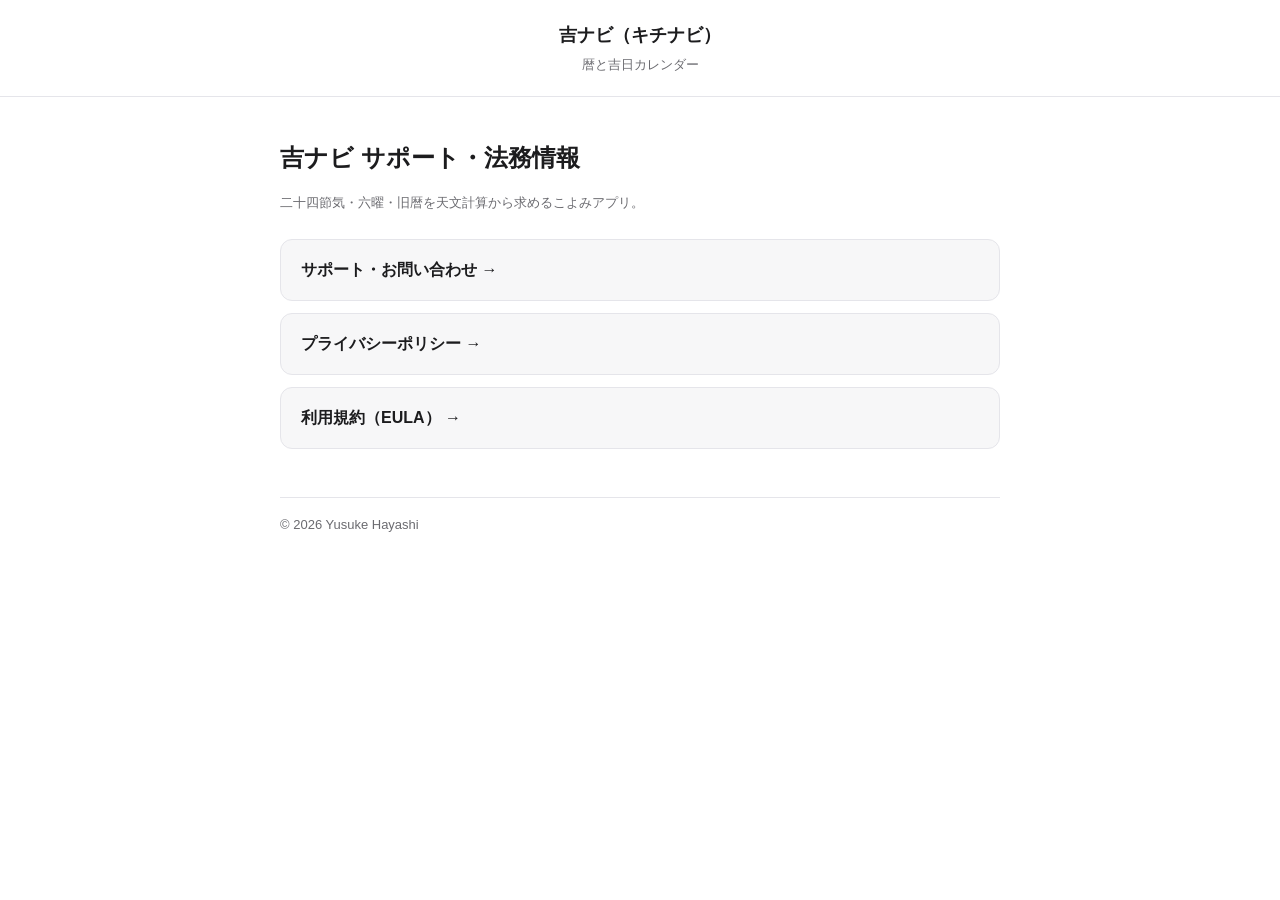
<file: index.html>
<!doctype html>
<html lang="ja">
<head>
<meta charset="utf-8">
<meta name="viewport" content="width=device-width, initial-scale=1">
<title>吉ナビ（キチナビ）</title>
<link rel="stylesheet" href="style.css">
</head>
<body>
<header class="site"><a href="index.html">吉ナビ（キチナビ）<span class="tag">暦と吉日カレンダー</span></a></header>
<div class="wrap">
  <h1>吉ナビ サポート・法務情報</h1>
  <p class="updated">二十四節気・六曜・旧暦を天文計算から求めるこよみアプリ。</p>
  <ul class="home-links">
    <li><a href="support.html">サポート・お問い合わせ →</a></li>
    <li><a href="privacy.html">プライバシーポリシー →</a></li>
    <li><a href="terms.html">利用規約（EULA） →</a></li>
  </ul>
  <footer>© 2026 Yusuke Hayashi</footer>
</div>
</body>
</html>
</file>
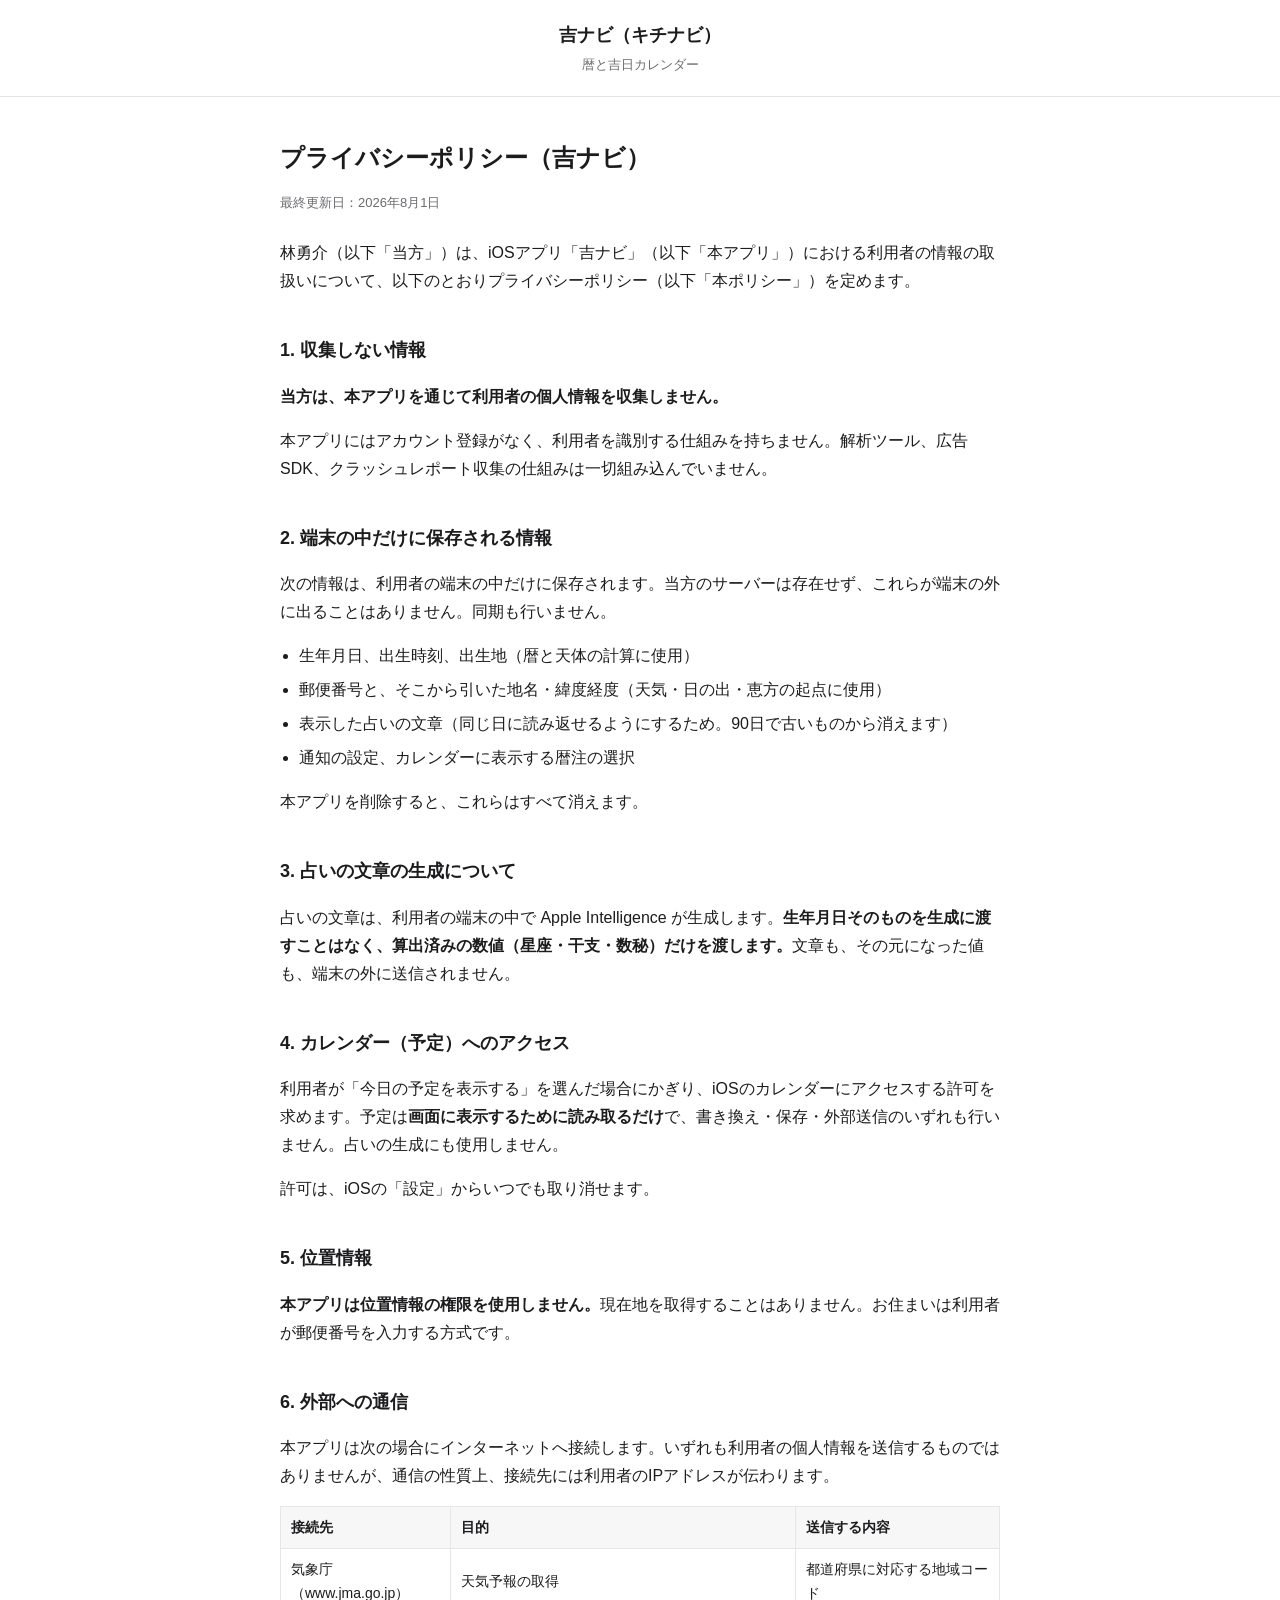
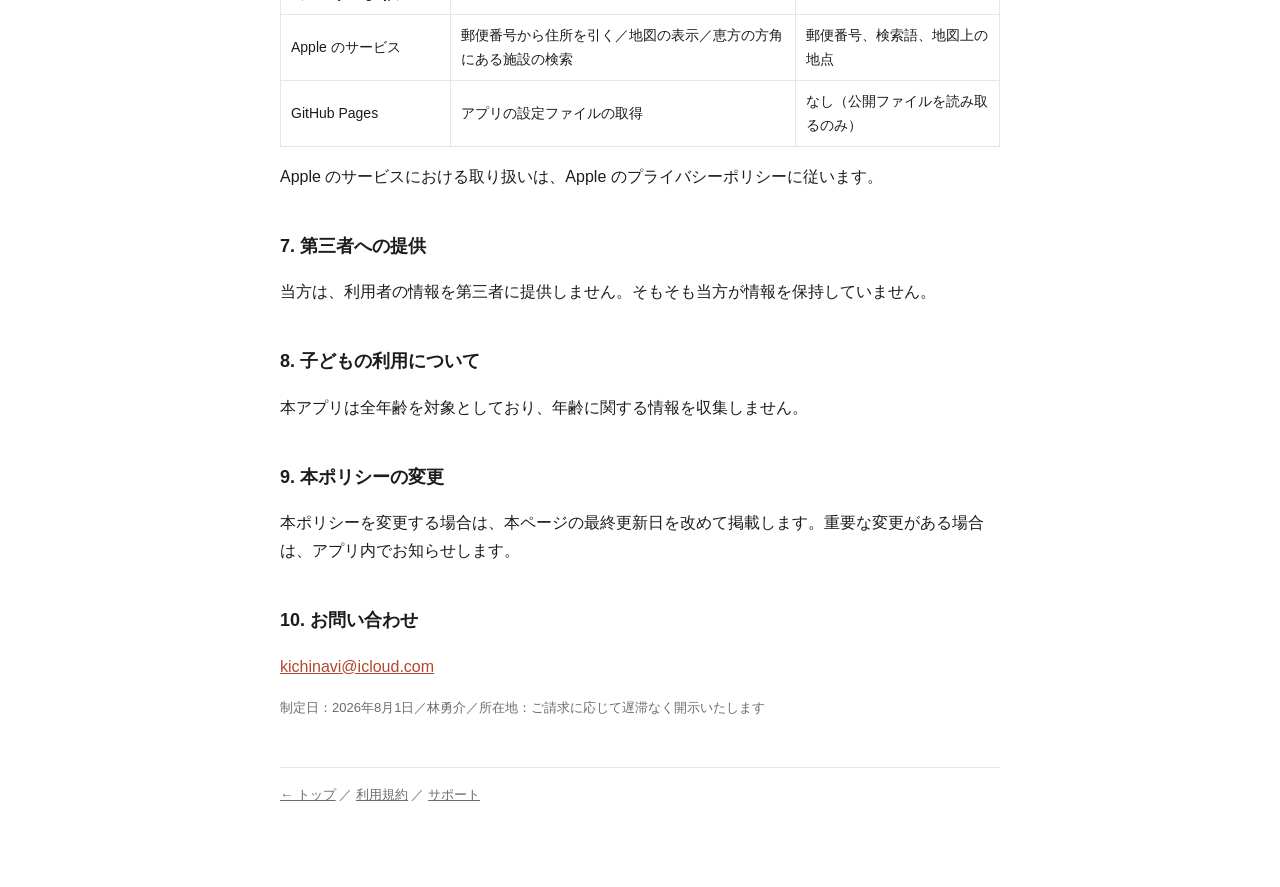
<file: privacy.html>
<!doctype html>
<html lang="ja">
<head>
<meta charset="utf-8">
<meta name="viewport" content="width=device-width, initial-scale=1">
<title>プライバシーポリシー｜吉ナビ</title>
<link rel="stylesheet" href="style.css">
</head>
<body>
<header class="site"><a href="index.html">吉ナビ（キチナビ）<span class="tag">暦と吉日カレンダー</span></a></header>
<div class="wrap">
  <h1>プライバシーポリシー（吉ナビ）</h1>
  <p class="updated">最終更新日：2026年8月1日</p>

  <p>林勇介（以下「当方」）は、iOSアプリ「吉ナビ」（以下「本アプリ」）における利用者の情報の取扱いについて、以下のとおりプライバシーポリシー（以下「本ポリシー」）を定めます。</p>

  <h2>1. 収集しない情報</h2>
  <p><strong>当方は、本アプリを通じて利用者の個人情報を収集しません。</strong></p>
  <p>本アプリにはアカウント登録がなく、利用者を識別する仕組みを持ちません。解析ツール、広告SDK、クラッシュレポート収集の仕組みは一切組み込んでいません。</p>

  <h2>2. 端末の中だけに保存される情報</h2>
  <p>次の情報は、利用者の端末の中だけに保存されます。当方のサーバーは存在せず、これらが端末の外に出ることはありません。同期も行いません。</p>
  <ul>
    <li>生年月日、出生時刻、出生地（暦と天体の計算に使用）</li>
    <li>郵便番号と、そこから引いた地名・緯度経度（天気・日の出・恵方の起点に使用）</li>
    <li>表示した占いの文章（同じ日に読み返せるようにするため。90日で古いものから消えます）</li>
    <li>通知の設定、カレンダーに表示する暦注の選択</li>
  </ul>
  <p>本アプリを削除すると、これらはすべて消えます。</p>

  <h2>3. 占いの文章の生成について</h2>
  <p>占いの文章は、利用者の端末の中で Apple Intelligence が生成します。<strong>生年月日そのものを生成に渡すことはなく、算出済みの数値（星座・干支・数秘）だけを渡します。</strong>文章も、その元になった値も、端末の外に送信されません。</p>

  <h2>4. カレンダー（予定）へのアクセス</h2>
  <p>利用者が「今日の予定を表示する」を選んだ場合にかぎり、iOSのカレンダーにアクセスする許可を求めます。予定は<strong>画面に表示するために読み取るだけ</strong>で、書き換え・保存・外部送信のいずれも行いません。占いの生成にも使用しません。</p>
  <p>許可は、iOSの「設定」からいつでも取り消せます。</p>

  <h2>5. 位置情報</h2>
  <p><strong>本アプリは位置情報の権限を使用しません。</strong>現在地を取得することはありません。お住まいは利用者が郵便番号を入力する方式です。</p>

  <h2>6. 外部への通信</h2>
  <p>本アプリは次の場合にインターネットへ接続します。いずれも利用者の個人情報を送信するものではありませんが、通信の性質上、接続先には利用者のIPアドレスが伝わります。</p>
  <table>
    <tr><th>接続先</th><th>目的</th><th>送信する内容</th></tr>
    <tr><td>気象庁（www.jma.go.jp）</td><td>天気予報の取得</td><td>都道府県に対応する地域コード</td></tr>
    <tr><td>Apple のサービス</td><td>郵便番号から住所を引く／地図の表示／恵方の方角にある施設の検索</td><td>郵便番号、検索語、地図上の地点</td></tr>
    <tr><td>GitHub Pages</td><td>アプリの設定ファイルの取得</td><td>なし（公開ファイルを読み取るのみ）</td></tr>
  </table>
  <p>Apple のサービスにおける取り扱いは、Apple のプライバシーポリシーに従います。</p>

  <h2>7. 第三者への提供</h2>
  <p>当方は、利用者の情報を第三者に提供しません。そもそも当方が情報を保持していません。</p>

  <h2>8. 子どもの利用について</h2>
  <p>本アプリは全年齢を対象としており、年齢に関する情報を収集しません。</p>

  <h2>9. 本ポリシーの変更</h2>
  <p>本ポリシーを変更する場合は、本ページの最終更新日を改めて掲載します。重要な変更がある場合は、アプリ内でお知らせします。</p>

  <h2>10. お問い合わせ</h2>
  <p><a href="mailto:kichinavi@icloud.com">kichinavi@icloud.com</a></p>

  <p class="updated">制定日：2026年8月1日／林勇介／所在地：ご請求に応じて遅滞なく開示いたします</p>

  <footer><a href="index.html">← トップ</a> ／ <a href="terms.html">利用規約</a> ／ <a href="support.html">サポート</a></footer>
</div>
</body>
</html>
</file>
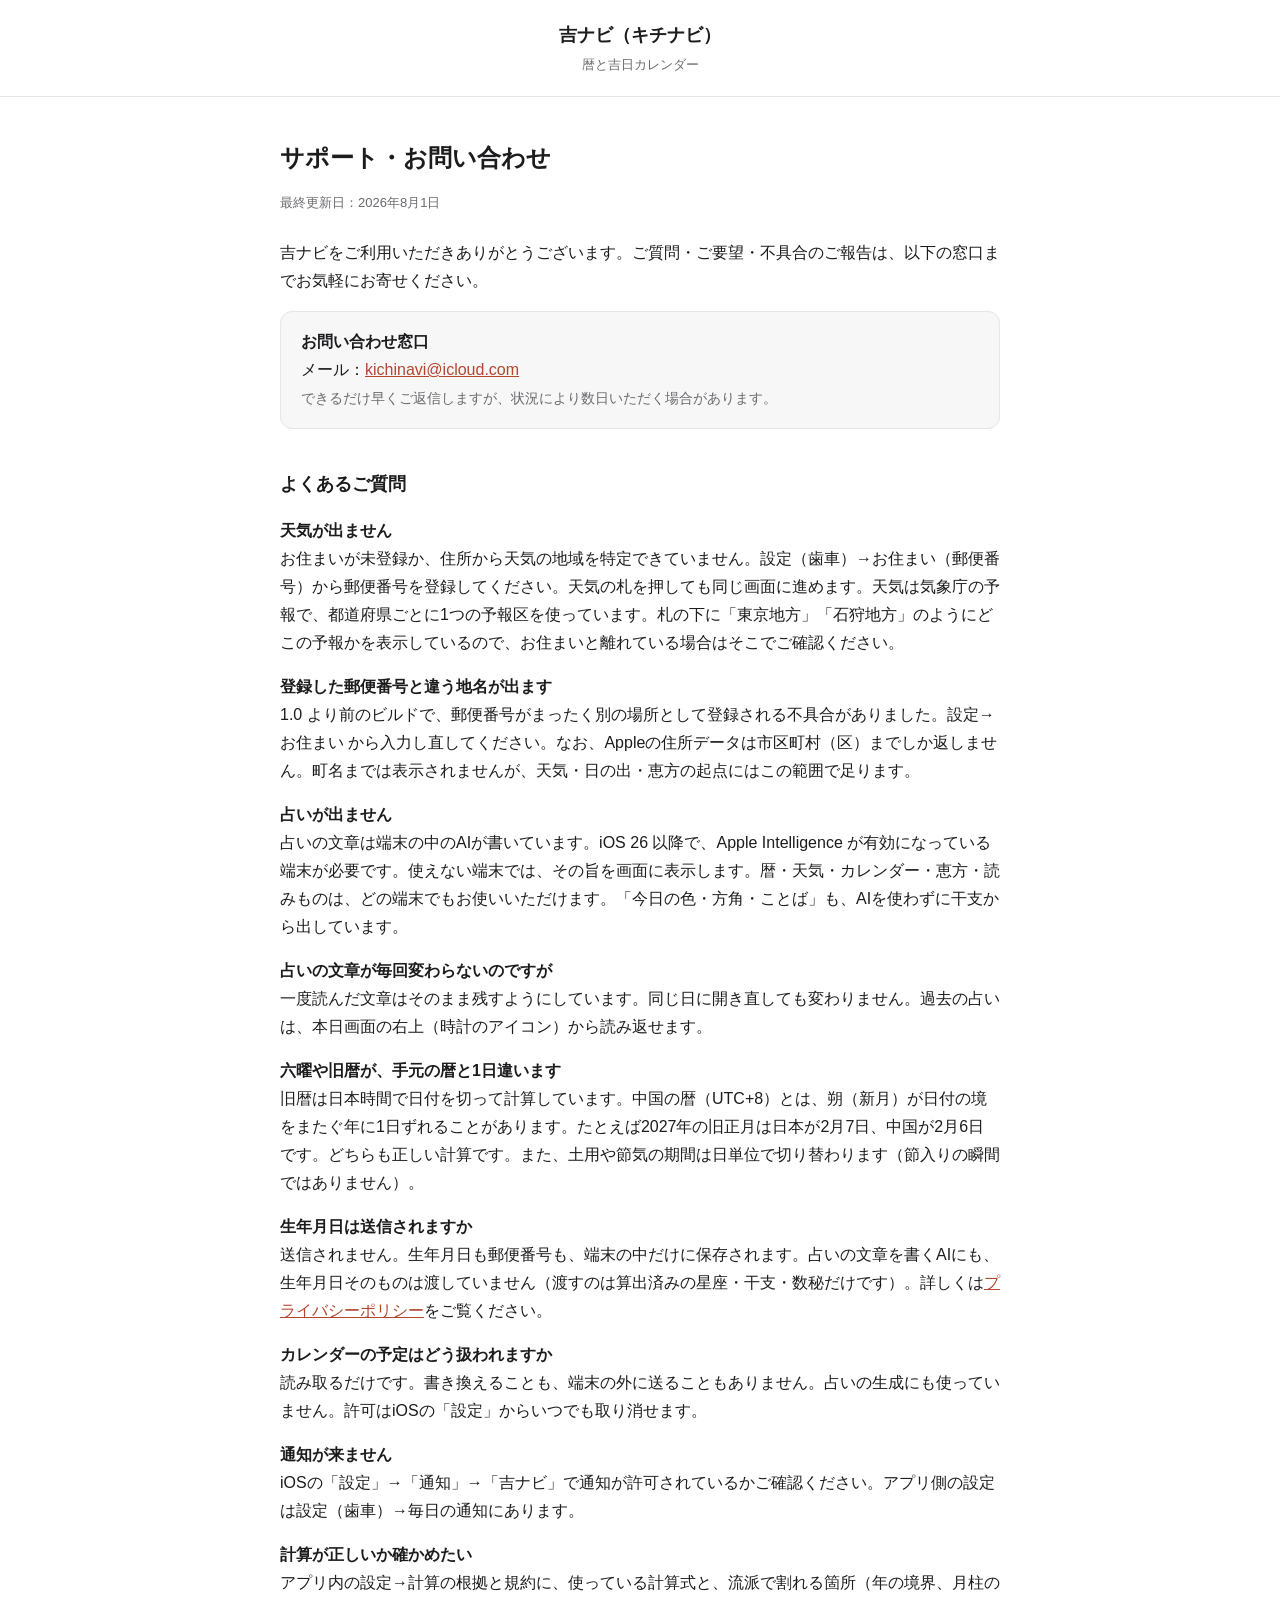
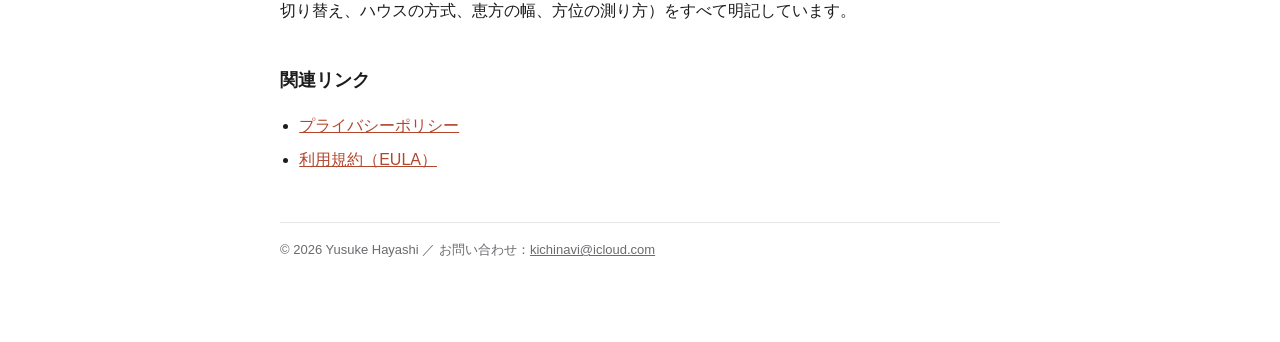
<file: support.html>
<!doctype html>
<html lang="ja">
<head>
<meta charset="utf-8">
<meta name="viewport" content="width=device-width, initial-scale=1">
<title>サポート・お問い合わせ｜吉ナビ</title>
<link rel="stylesheet" href="style.css">
</head>
<body>
<header class="site"><a href="index.html">吉ナビ（キチナビ）<span class="tag">暦と吉日カレンダー</span></a></header>
<div class="wrap">
  <h1>サポート・お問い合わせ</h1>
  <p class="updated">最終更新日：2026年8月1日</p>

  <p>吉ナビをご利用いただきありがとうございます。ご質問・ご要望・不具合のご報告は、以下の窓口までお気軽にお寄せください。</p>

  <div class="card">
    <strong>お問い合わせ窓口</strong><br>
    メール：<a href="mailto:kichinavi@icloud.com">kichinavi@icloud.com</a><br>
    <span style="color:var(--muted);font-size:14px;">できるだけ早くご返信しますが、状況により数日いただく場合があります。</span>
  </div>

  <h2>よくあるご質問</h2>

  <p><strong>天気が出ません</strong><br>
  お住まいが未登録か、住所から天気の地域を特定できていません。設定（歯車）→お住まい（郵便番号）から郵便番号を登録してください。天気の札を押しても同じ画面に進めます。天気は気象庁の予報で、都道府県ごとに1つの予報区を使っています。札の下に「東京地方」「石狩地方」のようにどこの予報かを表示しているので、お住まいと離れている場合はそこでご確認ください。</p>

  <p><strong>登録した郵便番号と違う地名が出ます</strong><br>
  1.0 より前のビルドで、郵便番号がまったく別の場所として登録される不具合がありました。設定→お住まい から入力し直してください。なお、Appleの住所データは市区町村（区）までしか返しません。町名までは表示されませんが、天気・日の出・恵方の起点にはこの範囲で足ります。</p>

  <p><strong>占いが出ません</strong><br>
  占いの文章は端末の中のAIが書いています。iOS 26 以降で、Apple Intelligence が有効になっている端末が必要です。使えない端末では、その旨を画面に表示します。暦・天気・カレンダー・恵方・読みものは、どの端末でもお使いいただけます。「今日の色・方角・ことば」も、AIを使わずに干支から出しています。</p>

  <p><strong>占いの文章が毎回変わらないのですが</strong><br>
  一度読んだ文章はそのまま残すようにしています。同じ日に開き直しても変わりません。過去の占いは、本日画面の右上（時計のアイコン）から読み返せます。</p>

  <p><strong>六曜や旧暦が、手元の暦と1日違います</strong><br>
  旧暦は日本時間で日付を切って計算しています。中国の暦（UTC+8）とは、朔（新月）が日付の境をまたぐ年に1日ずれることがあります。たとえば2027年の旧正月は日本が2月7日、中国が2月6日です。どちらも正しい計算です。また、土用や節気の期間は日単位で切り替わります（節入りの瞬間ではありません）。</p>

  <p><strong>生年月日は送信されますか</strong><br>
  送信されません。生年月日も郵便番号も、端末の中だけに保存されます。占いの文章を書くAIにも、生年月日そのものは渡していません（渡すのは算出済みの星座・干支・数秘だけです）。詳しくは<a href="privacy.html">プライバシーポリシー</a>をご覧ください。</p>

  <p><strong>カレンダーの予定はどう扱われますか</strong><br>
  読み取るだけです。書き換えることも、端末の外に送ることもありません。占いの生成にも使っていません。許可はiOSの「設定」からいつでも取り消せます。</p>

  <p><strong>通知が来ません</strong><br>
  iOSの「設定」→「通知」→「吉ナビ」で通知が許可されているかご確認ください。アプリ側の設定は設定（歯車）→毎日の通知にあります。</p>

  <p><strong>計算が正しいか確かめたい</strong><br>
  アプリ内の設定→計算の根拠と規約に、使っている計算式と、流派で割れる箇所（年の境界、月柱の切り替え、ハウスの方式、恵方の幅、方位の測り方）をすべて明記しています。</p>

  <h2>関連リンク</h2>
  <ul>
    <li><a href="privacy.html">プライバシーポリシー</a></li>
    <li><a href="terms.html">利用規約（EULA）</a></li>
  </ul>

  <footer>© 2026 Yusuke Hayashi ／ お問い合わせ：<a href="mailto:kichinavi@icloud.com">kichinavi@icloud.com</a></footer>
</div>
</body>
</html>
</file>
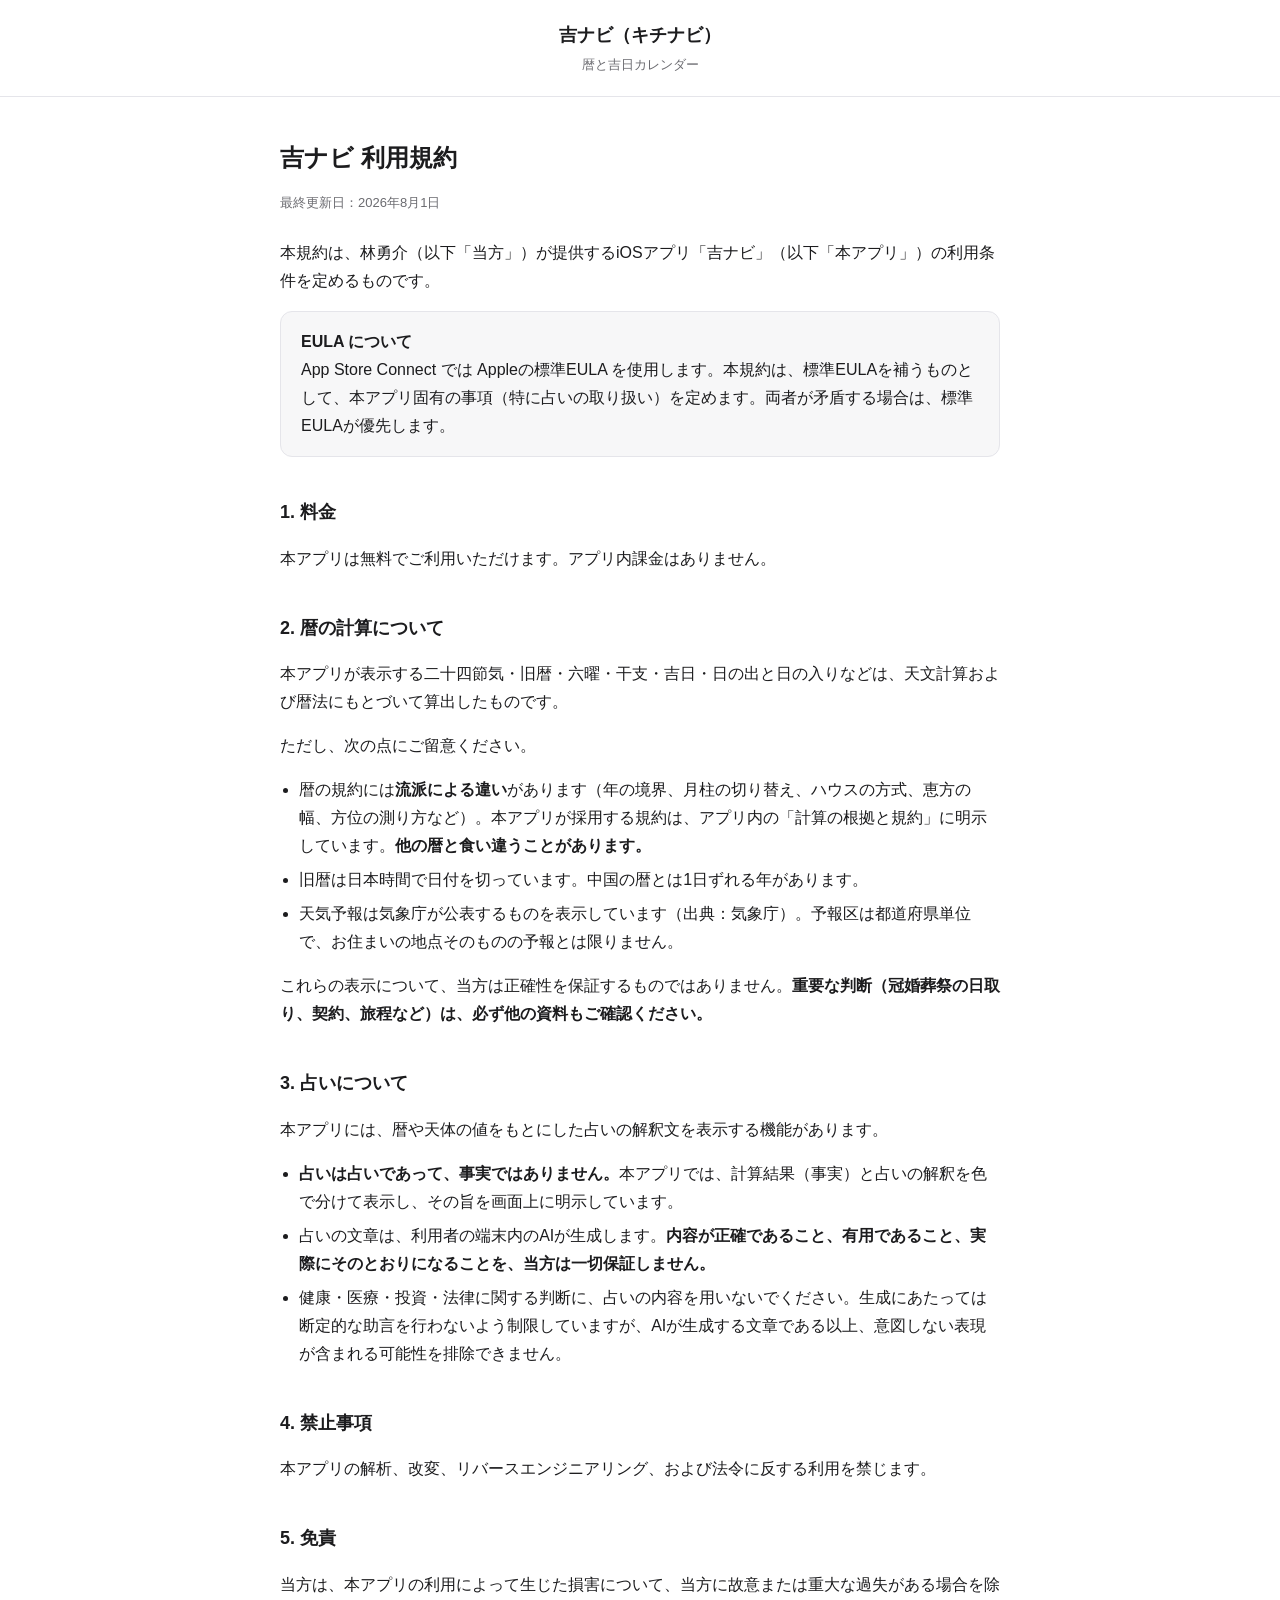
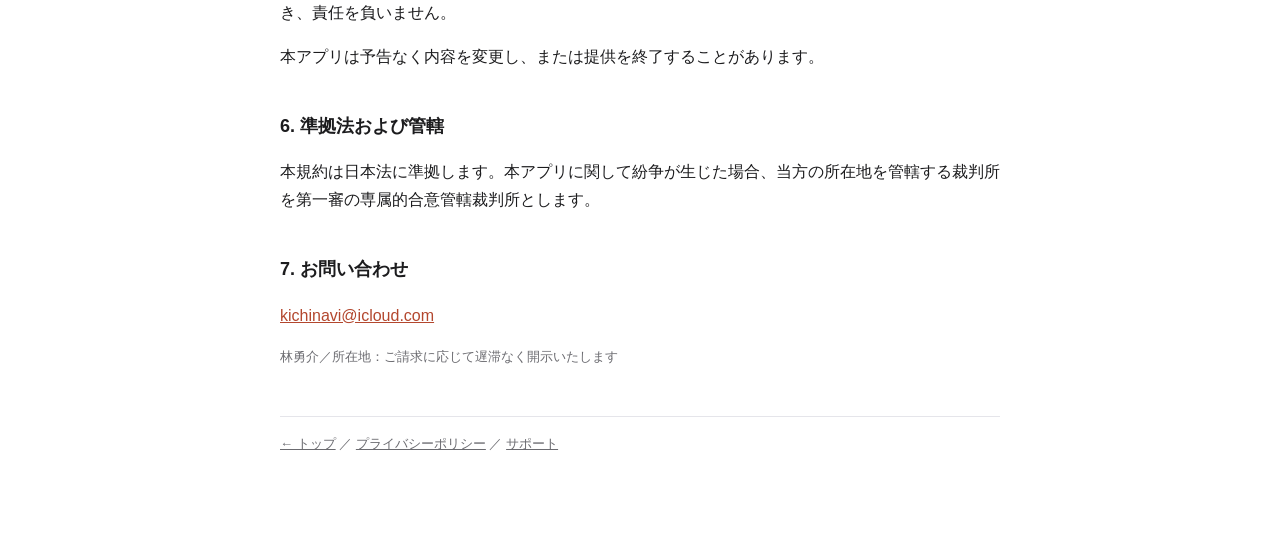
<file: terms.html>
<!doctype html>
<html lang="ja">
<head>
<meta charset="utf-8">
<meta name="viewport" content="width=device-width, initial-scale=1">
<title>利用規約（EULA）｜吉ナビ</title>
<link rel="stylesheet" href="style.css">
</head>
<body>
<header class="site"><a href="index.html">吉ナビ（キチナビ）<span class="tag">暦と吉日カレンダー</span></a></header>
<div class="wrap">
  <h1>吉ナビ 利用規約</h1>
  <p class="updated">最終更新日：2026年8月1日</p>

  <p>本規約は、林勇介（以下「当方」）が提供するiOSアプリ「吉ナビ」（以下「本アプリ」）の利用条件を定めるものです。</p>

  <div class="card">
    <strong>EULA について</strong><br>
    App Store Connect では Appleの標準EULA を使用します。本規約は、標準EULAを補うものとして、本アプリ固有の事項（特に占いの取り扱い）を定めます。両者が矛盾する場合は、標準EULAが優先します。
  </div>

  <h2>1. 料金</h2>
  <p>本アプリは無料でご利用いただけます。アプリ内課金はありません。</p>

  <h2>2. 暦の計算について</h2>
  <p>本アプリが表示する二十四節気・旧暦・六曜・干支・吉日・日の出と日の入りなどは、天文計算および暦法にもとづいて算出したものです。</p>
  <p>ただし、次の点にご留意ください。</p>
  <ul>
    <li>暦の規約には<strong>流派による違い</strong>があります（年の境界、月柱の切り替え、ハウスの方式、恵方の幅、方位の測り方など）。本アプリが採用する規約は、アプリ内の「計算の根拠と規約」に明示しています。<strong>他の暦と食い違うことがあります。</strong></li>
    <li>旧暦は日本時間で日付を切っています。中国の暦とは1日ずれる年があります。</li>
    <li>天気予報は気象庁が公表するものを表示しています（出典：気象庁）。予報区は都道府県単位で、お住まいの地点そのものの予報とは限りません。</li>
  </ul>
  <p>これらの表示について、当方は正確性を保証するものではありません。<strong>重要な判断（冠婚葬祭の日取り、契約、旅程など）は、必ず他の資料もご確認ください。</strong></p>

  <h2>3. 占いについて</h2>
  <p>本アプリには、暦や天体の値をもとにした占いの解釈文を表示する機能があります。</p>
  <ul>
    <li><strong>占いは占いであって、事実ではありません。</strong>本アプリでは、計算結果（事実）と占いの解釈を色で分けて表示し、その旨を画面上に明示しています。</li>
    <li>占いの文章は、利用者の端末内のAIが生成します。<strong>内容が正確であること、有用であること、実際にそのとおりになることを、当方は一切保証しません。</strong></li>
    <li>健康・医療・投資・法律に関する判断に、占いの内容を用いないでください。生成にあたっては断定的な助言を行わないよう制限していますが、AIが生成する文章である以上、意図しない表現が含まれる可能性を排除できません。</li>
  </ul>

  <h2>4. 禁止事項</h2>
  <p>本アプリの解析、改変、リバースエンジニアリング、および法令に反する利用を禁じます。</p>

  <h2>5. 免責</h2>
  <p>当方は、本アプリの利用によって生じた損害について、当方に故意または重大な過失がある場合を除き、責任を負いません。</p>
  <p>本アプリは予告なく内容を変更し、または提供を終了することがあります。</p>

  <h2>6. 準拠法および管轄</h2>
  <p>本規約は日本法に準拠します。本アプリに関して紛争が生じた場合、当方の所在地を管轄する裁判所を第一審の専属的合意管轄裁判所とします。</p>

  <h2>7. お問い合わせ</h2>
  <p><a href="mailto:kichinavi@icloud.com">kichinavi@icloud.com</a></p>

  <p class="updated">林勇介／所在地：ご請求に応じて遅滞なく開示いたします</p>

  <footer><a href="index.html">← トップ</a> ／ <a href="privacy.html">プライバシーポリシー</a> ／ <a href="support.html">サポート</a></footer>
</div>
</body>
</html>
</file>
<file: style.css>
:root {
  --fg: #1c1c1e;
  --muted: #6b6b70;
  --bg: #ffffff;
  --accent: #b3472e;
  --border: #e5e5ea;
  --card: #f7f7f8;
}
@media (prefers-color-scheme: dark) {
  :root {
    --fg: #f2f2f7;
    --muted: #a1a1a6;
    --bg: #1c1c1e;
    --accent: #e8895f;
    --border: #3a3a3c;
    --card: #2c2c2e;
  }
}
* { box-sizing: border-box; }
html { -webkit-text-size-adjust: 100%; }
body {
  margin: 0;
  font-family: -apple-system, BlinkMacSystemFont, "Hiragino Sans", "Noto Sans JP", sans-serif;
  color: var(--fg);
  background: var(--bg);
  line-height: 1.75;
  font-size: 16px;
}
.wrap { max-width: 760px; margin: 0 auto; padding: 32px 20px 80px; }
header.site {
  border-bottom: 1px solid var(--border);
  padding: 20px;
  text-align: center;
}
header.site a { text-decoration: none; color: var(--fg); font-weight: 700; font-size: 18px; }
header.site .tag { display: block; color: var(--muted); font-size: 13px; font-weight: 400; margin-top: 2px; }
h1 { font-size: 24px; margin: 8px 0 4px; }
h2 { font-size: 18px; margin: 32px 0 8px; padding-top: 8px; }
.updated { color: var(--muted); font-size: 13px; margin-bottom: 24px; }
ul { padding-left: 1.2em; }
li { margin: 6px 0; }
a { color: var(--accent); }
.card {
  background: var(--card);
  border: 1px solid var(--border);
  border-radius: 12px;
  padding: 16px 20px;
  margin: 16px 0;
}
table { border-collapse: collapse; width: 100%; margin: 16px 0; font-size: 14px; }
th, td { border: 1px solid var(--border); padding: 8px 10px; text-align: left; }
th { background: var(--card); }
.home-links { list-style: none; padding: 0; }
.home-links li { margin: 12px 0; }
.home-links a {
  display: block; padding: 16px 20px; background: var(--card);
  border: 1px solid var(--border); border-radius: 12px;
  text-decoration: none; color: var(--fg); font-weight: 600;
}
footer { border-top: 1px solid var(--border); margin-top: 48px; padding-top: 16px; color: var(--muted); font-size: 13px; }
footer a { color: var(--muted); }
</file>
